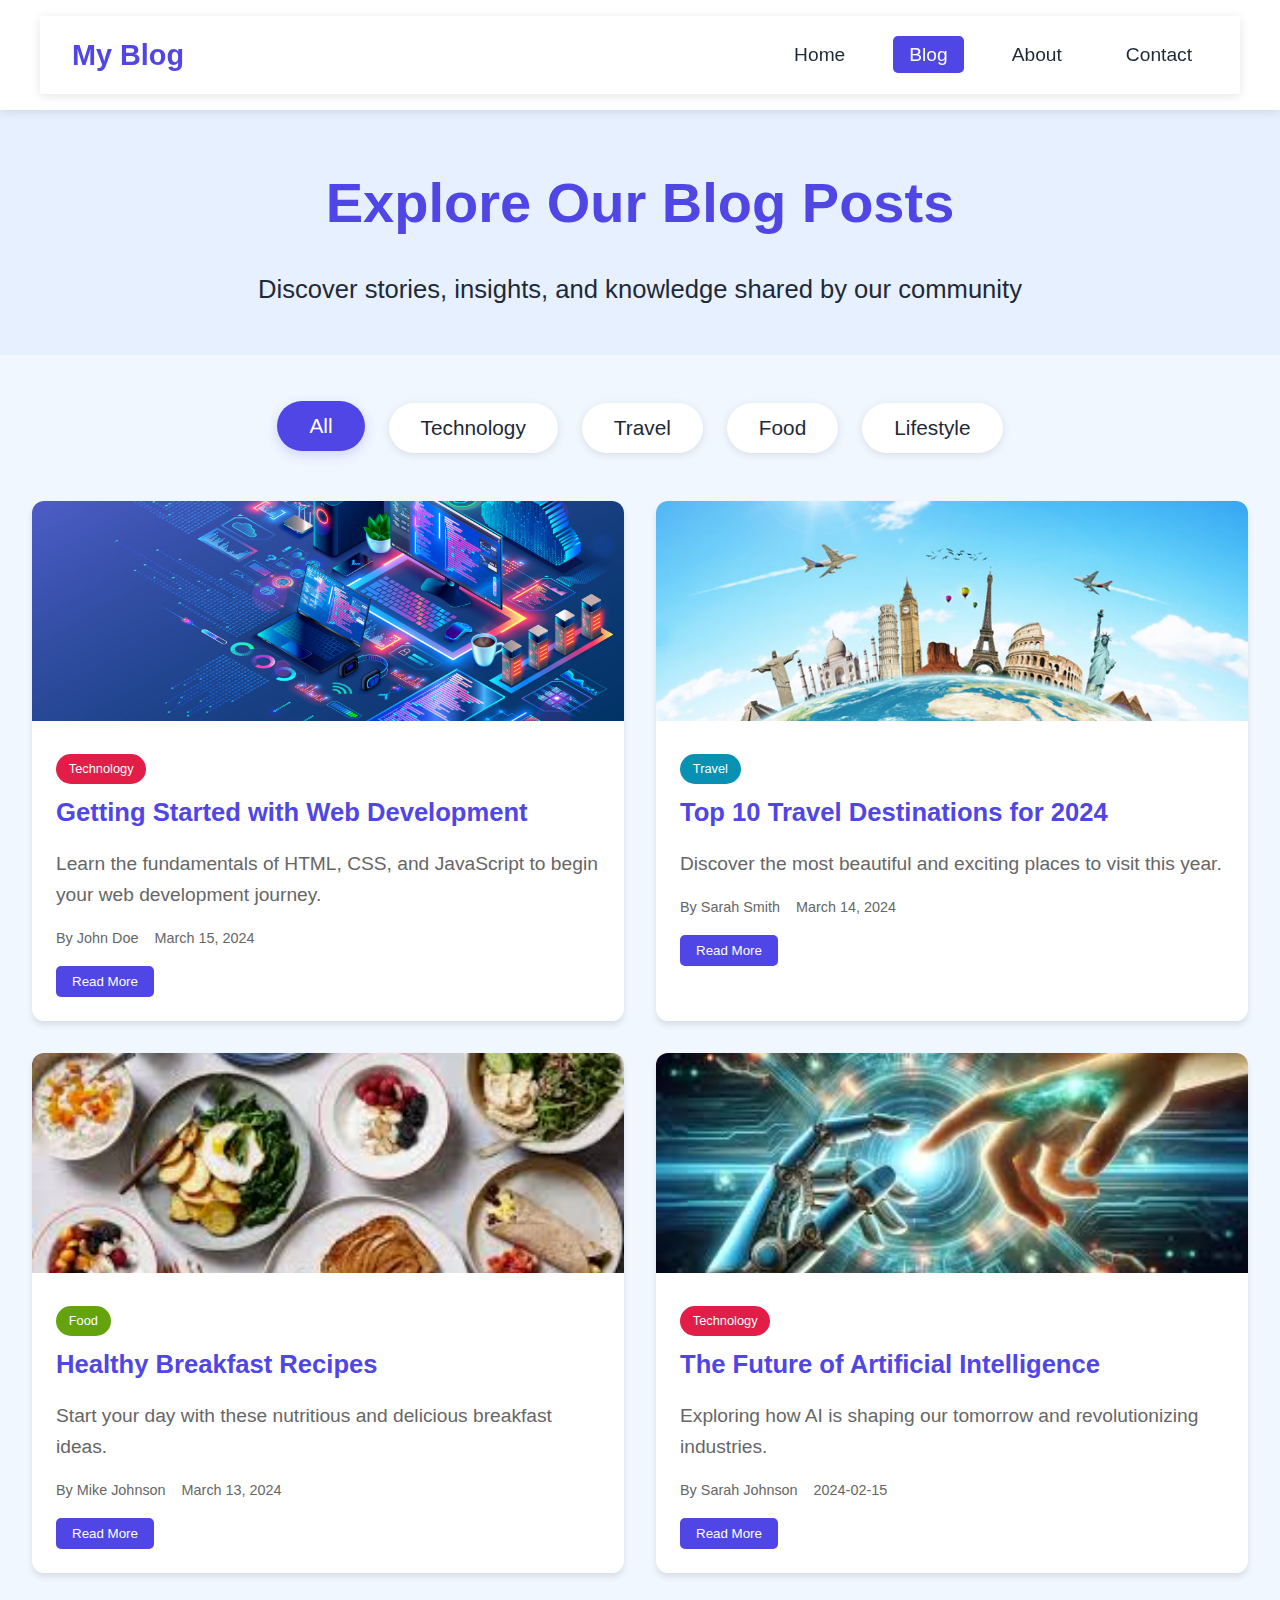
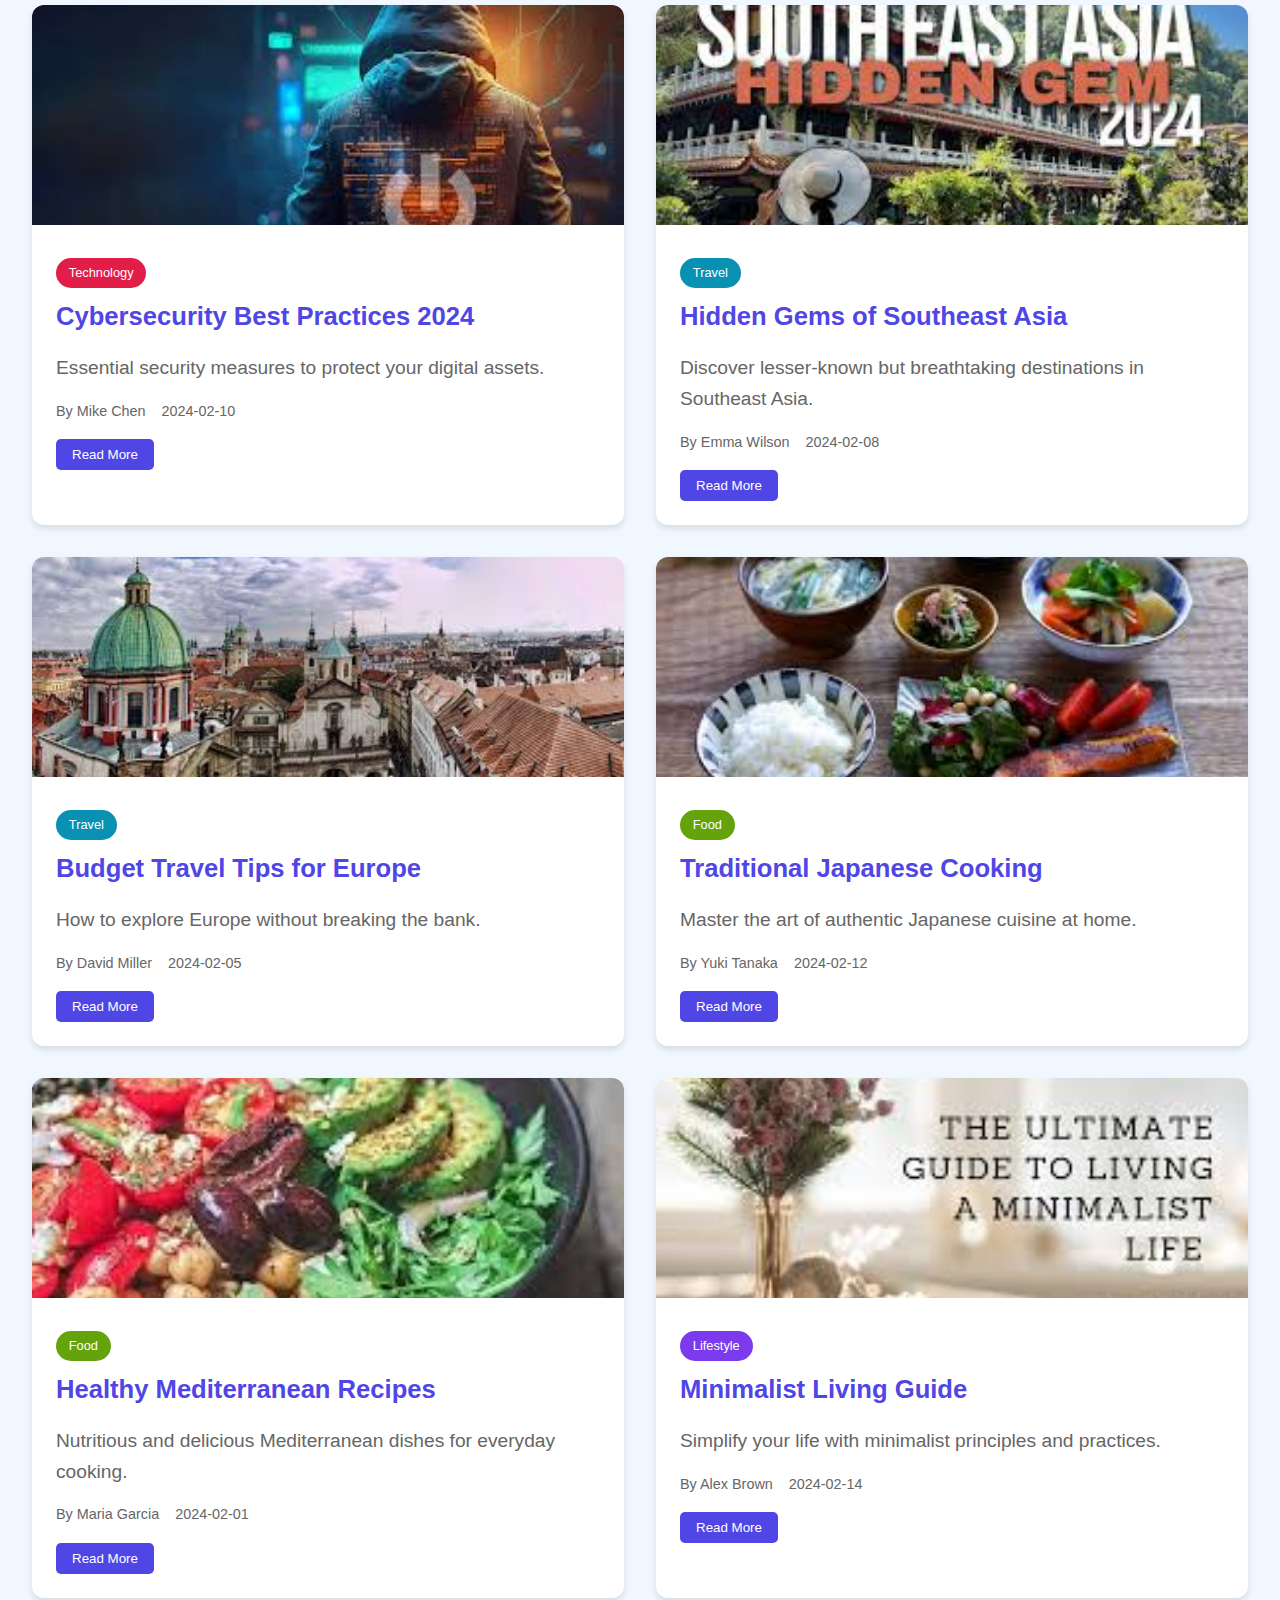
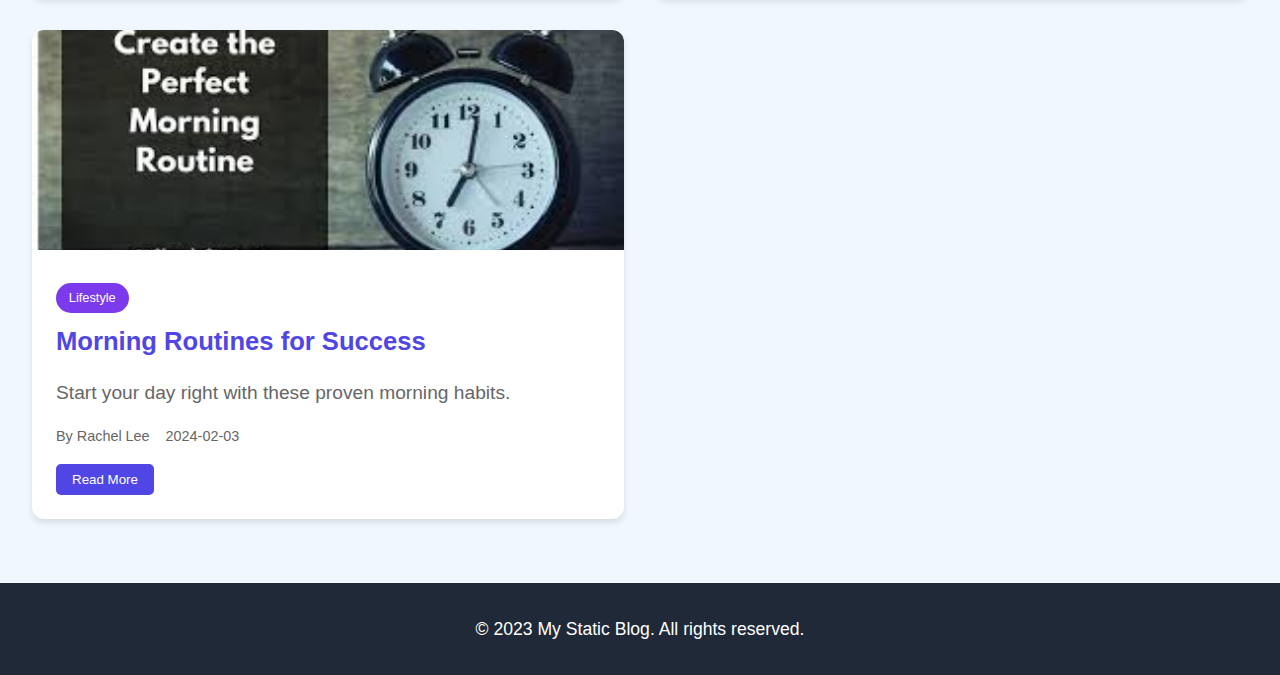
<file: blog-list.html>
<!DOCTYPE html>
<html lang="en">
<head>
    <meta charset="UTF-8">
    <meta name="viewport" content="width=device-width, initial-scale=1.0">
    <title>Blog Posts - My Static Blog</title>
    <link rel="stylesheet" href="styles.css">
</head>
<body>
    <header>
        <nav>
            <div class="logo">My Blog</div>
            <ul>
                <li><a href="index.html">Home</a></li>
                <li><a href="blog-list.html" class="active">Blog</a></li>
                <li><a href="index.html#about">About</a></li>
                <li><a href="index.html#contact">Contact</a></li>
            </ul>
        </nav>
    </header>

    <main>
        <div class="blog-list-header">
            <h1>Explore Our Blog Posts</h1>
            <p>Discover stories, insights, and knowledge shared by our community</p>
        </div>
        
        <div class="blog-filters">
            <button class="filter-button active" onclick="filterPosts('all', event)">All</button>
            <button class="filter-button" onclick="filterPosts('technology', event)">Technology</button>
            <button class="filter-button" onclick="filterPosts('travel', event)">Travel</button>
            <button class="filter-button" onclick="filterPosts('food', event)">Food</button>
            <button class="filter-button" onclick="filterPosts('lifestyle', event)">Lifestyle</button>
        </div>

        <div class="post-grid" id="blog-posts">
            <!-- Blog posts will be dynamically inserted here -->
        </div>
    </main>

    <footer>
        <p>&copy; 2023 My Static Blog. All rights reserved.</p>
    </footer>

    <script src="script.js"></script>
    <script>
        // Load all blog posts
        document.addEventListener('DOMContentLoaded', () => {
            const blogPostsContainer = document.getElementById('blog-posts');
            blogPosts.forEach(post => {
                const postCard = createPostCard(post);
                blogPostsContainer.appendChild(postCard);
            });
        });
    </script>
</body>
</html>
</file>
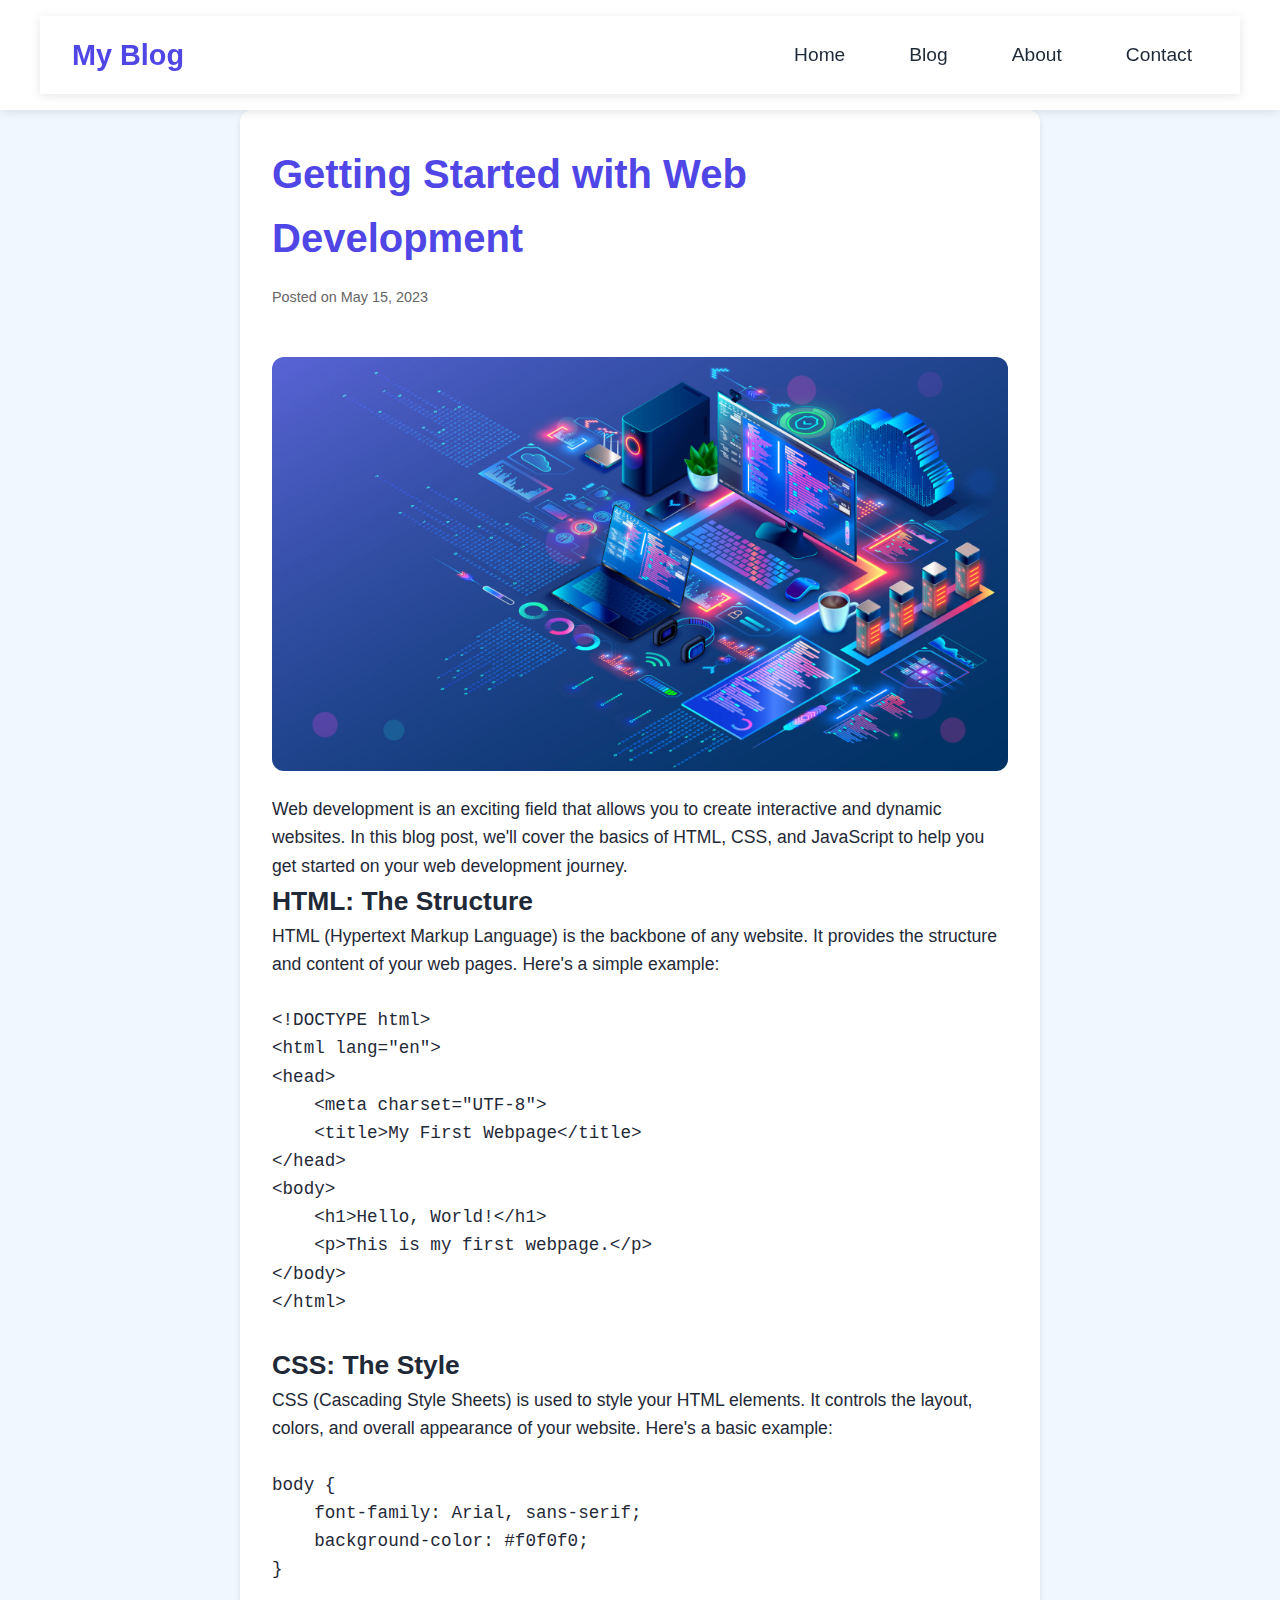
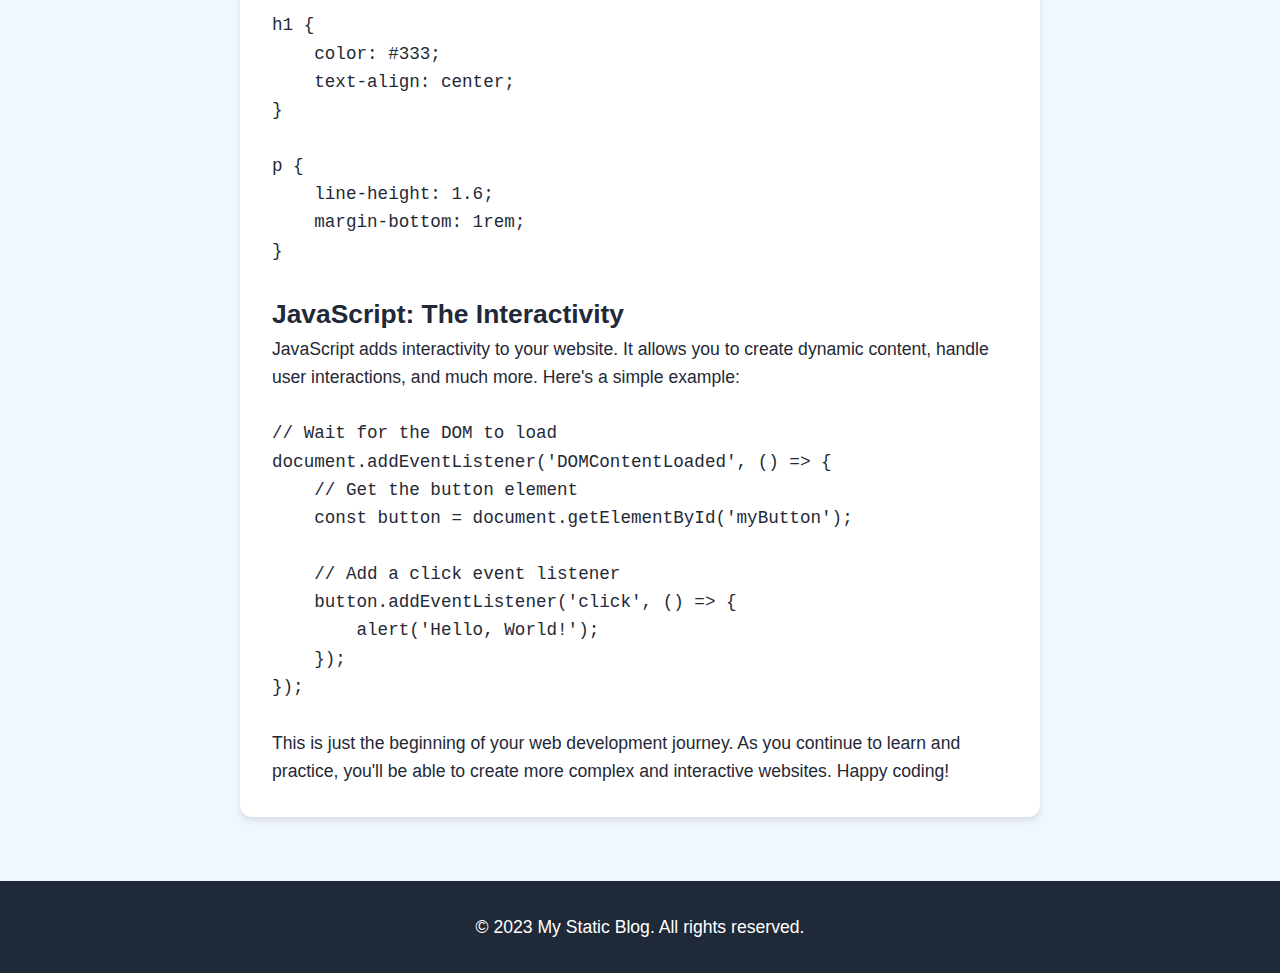
<file: blog-post.html>
<!DOCTYPE html>
<html lang="en">
<head>
    <meta charset="UTF-8">
    <meta name="viewport" content="width=device-width, initial-scale=1.0">
    <title>Blog Post - My Static Blog</title>
    <link rel="stylesheet" href="styles.css">
    <style>
        .blog-post {
            max-width: 800px;
            margin: 0 auto;
        }
        .blog-post img {
            max-width: 100%;
            height: auto;
            margin-bottom: 1rem;
        }
    </style>
</head>
<body>
    <header>
        <nav>
            <div class="logo">My Blog</div>
            <ul>
                <li><a href="index.html">Home</a></li>
                <li><a href="blog-list.html">Blog</a></li>
                <li><a href="index.html#about">About</a></li>
                <li><a href="index.html#contact">Contact</a></li>
            </ul>
        </nav>
    </header>

    <main>
        <article class="blog-post">
            <h1>Getting Started with Web Development</h1>
            <p class="post-meta">Posted on May 15, 2023</p>
            <img src="les-metiers-de-la-techjpeg.jpeg" alt="Web Development">
            <p>Web development is an exciting field that allows you to create interactive and dynamic websites. In this blog post, we'll cover the basics of HTML, CSS, and JavaScript to help you get started on your web development journey.</p>
            <h2>HTML: The Structure</h2>
            <p>HTML (Hypertext Markup Language) is the backbone of any website. It provides the structure and content of your web pages. Here's a simple example:</p>
            <pre><code>
&lt;!DOCTYPE html&gt;
&lt;html lang="en"&gt;
&lt;head&gt;
    &lt;meta charset="UTF-8"&gt;
    &lt;title&gt;My First Webpage&lt;/title&gt;
&lt;/head&gt;
&lt;body&gt;
    &lt;h1&gt;Hello, World!&lt;/h1&gt;
    &lt;p&gt;This is my first webpage.&lt;/p&gt;
&lt;/body&gt;
&lt;/html&gt;
            </code></pre>
            <h2>CSS: The Style</h2>
            <p>CSS (Cascading Style Sheets) is used to style your HTML elements. It controls the layout, colors, and overall appearance of your website. Here's a basic example:</p>
            <pre><code>
body {
    font-family: Arial, sans-serif;
    background-color: #f0f0f0;
}

h1 {
    color: #333;
    text-align: center;
}

p {
    line-height: 1.6;
    margin-bottom: 1rem;
}
            </code></pre>
            <h2>JavaScript: The Interactivity</h2>
            <p>JavaScript adds interactivity to your website. It allows you to create dynamic content, handle user interactions, and much more. Here's a simple example:</p>
            <pre><code>
// Wait for the DOM to load
document.addEventListener('DOMContentLoaded', () => {
    // Get the button element
    const button = document.getElementById('myButton');
    
    // Add a click event listener
    button.addEventListener('click', () => {
        alert('Hello, World!');
    });
});
            </code></pre>
            <p>This is just the beginning of your web development journey. As you continue to learn and practice, you'll be able to create more complex and interactive websites. Happy coding!</p>
        </article>
    </main>

    <footer>
        <p>&copy; 2023 My Static Blog. All rights reserved.</p>
    </footer>
</body>
</html>
</file>
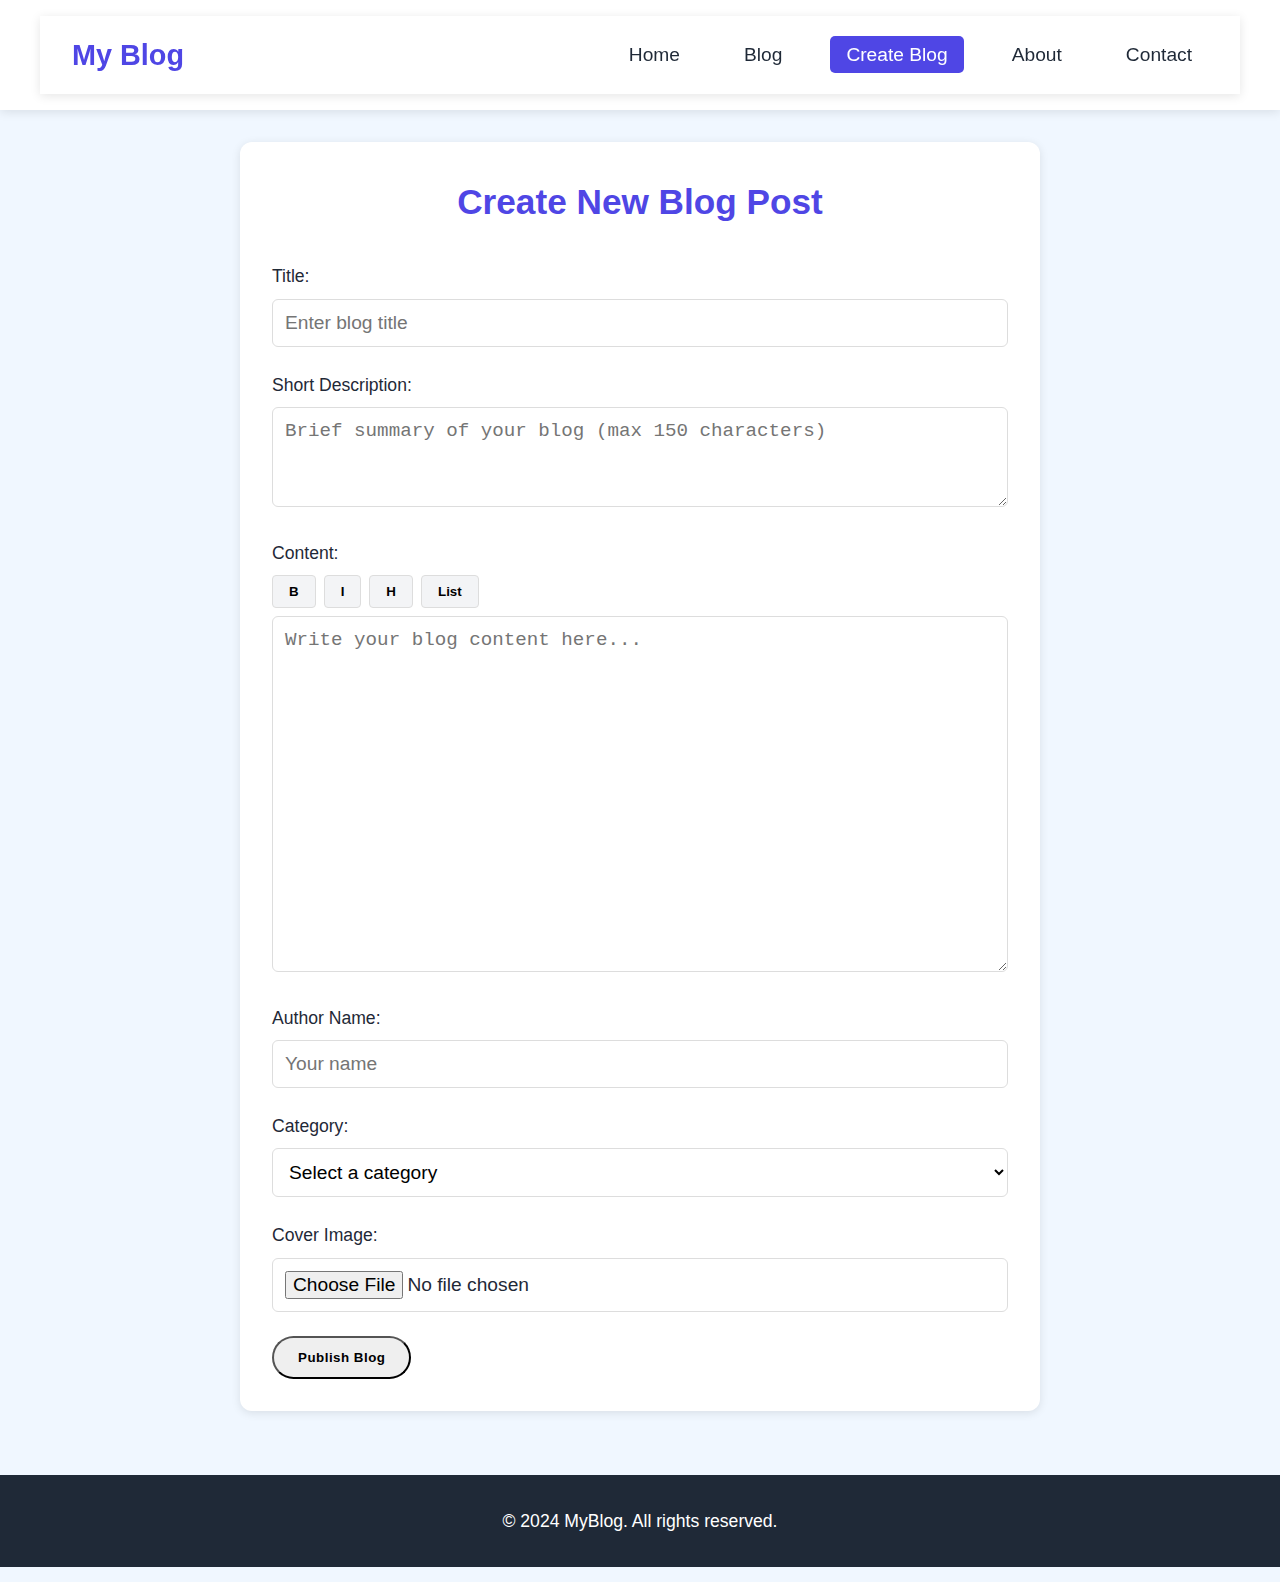
<file: create-post.html>
<!DOCTYPE html>
<html lang="en">
<head>
    <meta charset="UTF-8">
    <meta name="viewport" content="width=device-width, initial-scale=1.0">
    <title>Create New Post - MyBlog</title>
    <link rel="stylesheet" href="styles.css">
</head>
<body>
    <header>
        <nav>
            <div class="logo">My Blog</div>
            <ul>
                <li><a href="index.html">Home</a></li>
                <li><a href="blog-list.html">Blog</a></li>
                <li><a href="create-post.html" class="active">Create Blog</a></li>
                <li><a href="index.html#about">About</a></li>
                <li><a href="index.html#contact">Contact</a></li>
            </ul>
        </nav>
    </header>

    <main>
        <div class="container">
            <form onsubmit="createBlogPost(event)" class="create-blog-form">
                <h1>Create New Blog Post</h1>
                
                <div class="form-group">
                    <label for="postTitle">Title:</label>
                    <input type="text" id="postTitle" placeholder="Enter blog title" required>
                </div>

                <div class="form-group">
                    <label for="postExcerpt">Short Description:</label>
                    <textarea id="postExcerpt" placeholder="Brief summary of your blog (max 150 characters)" maxlength="150" required></textarea>
                </div>

                <div class="form-group">
                    <label for="postContent">Content:</label>
                    <div class="rich-text-toolbar">
                        <button type="button" onclick="formatText('bold')">B</button>
                        <button type="button" onclick="formatText('italic')">I</button>
                        <button type="button" onclick="formatText('heading')">H</button>
                        <button type="button" onclick="formatText('list')">List</button>
                    </div>
                    <textarea id="postContent" rows="15" placeholder="Write your blog content here..." required></textarea>
                </div>

                <div class="form-group">
                    <label for="postAuthor">Author Name:</label>
                    <input type="text" id="postAuthor" placeholder="Your name" required>
                </div>

                <div class="form-group">
                    <label for="postCategory">Category:</label>
                    <select id="postCategory" required>
                        <option value="">Select a category</option>
                        <option value="technology">Technology</option>
                        <option value="lifestyle">Lifestyle</option>
                        <option value="travel">Travel</option>
                        <option value="food">Food</option>
                        <option value="other">Other</option>
                    </select>
                </div>

                <div class="form-group">
                    <label for="postImage">Cover Image:</label>
                    <input type="file" id="postImage" accept="image/*" onchange="previewImage(event)">
                    <div id="imagePreview" class="image-preview"></div>
                </div>

                <button type="submit" class="cta-button">Publish Blog</button>
            </form>
        </div>
    </main>

    <footer>
        <p>&copy; 2024 MyBlog. All rights reserved.</p>
    </footer>

    <script src="script.js"></script>
</body>
</html>
</file>
<file: styles.css>
:root {
    --primary-color: #4f46e5;
    --secondary-color: #7c3aed;
    --accent-color: #f59e0b;
    --text-color: #1f2937;
    --light-bg: #f3f4f6;
    --white: #ffffff;
    --gradient: linear-gradient(135deg, var(--primary-color), var(--secondary-color));
}

* {
    margin: 0;
    padding: 0;
    box-sizing: border-box;
}

body {
    font-family: 'Inter', sans-serif;
    line-height: 1.6;
    color: var(--text-color);
    background-color: #f0f7ff;
    font-size: 1.1rem;
}

/* Modern Header */
header {
    background-color: var(--white);
    padding: 1rem 0;
    position: sticky;
    top: 0;
    z-index: 100;
    box-shadow: 0 2px 10px rgba(0, 0, 0, 0.1);
}

nav {
    display: flex;
    justify-content: space-between;
    align-items: center;
    max-width: 1200px;
    margin: 0 auto;
    padding: 0 2rem;
    background: rgba(255, 255, 255, 0.9);
    backdrop-filter: blur(10px);
    position: sticky;
    top: 0;
    z-index: 100;
    padding: 1rem 2rem;
    box-shadow: 0 2px 10px rgba(0,0,0,0.1);
}

.logo {
    font-size: 1.8rem;
    font-weight: bold;
    color: var(--primary-color);
    text-decoration: none;
}

nav ul {
    display: flex;
    list-style: none;
    gap: 2rem;
}

nav ul li a {
    text-decoration: none;
    color: var(--text-color);
    font-weight: 500;
    transition: all 0.3s ease;
    padding: 0.5rem 1rem;
    border-radius: 5px;
    font-size: 1.2rem;
}

nav ul li a:hover,
nav ul li a.active {
    background-color: var(--primary-color);
    color: var(--white);
}

/* Modern Hero Section */
.hero {
    position: relative;
    height: 85vh;
    background: linear-gradient(
        rgba(79, 70, 229, 0.9),
        rgba(124, 58, 237, 0.8)
    ),
    url('path/to/hero-bg.jpg') center/cover;
    display: flex;
    align-items: center;
    justify-content: center;
    overflow: hidden;
}

.hero-content {
    position: relative;
    z-index: 2;
    text-align: center;
    padding: 2rem;
    max-width: 800px;
    margin: 0 auto;
}

.hero h1 {
    font-size: 4.2rem;
    font-weight: 800;
    color: var(--white);
    margin-bottom: 1.5rem;
    text-shadow: 2px 2px 4px rgba(0,0,0,0.1);
}

.hero p {
    font-size: 1.5rem;
    color: var(--white);
    margin-bottom: 2rem;
    opacity: 0.9;
}

/* Search bar styling */
.search-bar {
    background: var(--white);
    border-radius: 50px;
    padding: 0.5rem;
    display: flex;
    gap: 0.5rem;
    margin: 0 auto 2rem;
    max-width: 500px;
    box-shadow: 0 4px 15px rgba(0,0,0,0.1);
}

.search-bar input {
    background: transparent;
    border: none;
    color: var(--text-color);
    padding: 0.75rem 1.5rem;
    flex: 1;
}

.search-bar input::placeholder {
    color: #666;
}

.search-bar button {
    background: var(--primary-color);
    color: var(--white);
    border: none;
    padding: 0.75rem 1.5rem;
    border-radius: 50px;
    cursor: pointer;
    transition: all 0.3s ease;
}

.search-bar button:hover {
    background: var(--secondary-color);
}

/* Hero buttons */
.hero-buttons {
    display: flex;
    justify-content: center;
    gap: 1rem;
    flex-wrap: wrap;
}

.hero-buttons .cta-button {
    padding: 1rem 2rem;
    border-radius: 50px;
    font-weight: 600;
    text-decoration: none;
    transition: all 0.3s ease;
}

.hero-buttons .write-btn {
    background: var(--white);
    color: var(--primary-color);
}

.hero-buttons .explore-btn {
    background: transparent;
    color: var(--white);
    border: 2px solid var(--white);
}

.hero-buttons .cta-button:hover {
    transform: translateY(-2px);
    box-shadow: 0 4px 12px rgba(0,0,0,0.15);
}

/* Post Grid */
.post-grid {
    display: grid;
    grid-template-columns: repeat(auto-fill, minmax(400px, 1fr));
    gap: 2rem;
    padding: 0 2rem;
    max-width: 1600px;
    margin: 2rem auto;
}

.post-image {
    width: 100%;
    height: 220px;
    object-fit: cover;
}

.post-card {
    position: relative;
    overflow: hidden;
    background-color: var(--white);
    border-radius: 12px;
    transition: all 0.3s ease;
    box-shadow: 0 4px 6px rgba(0, 0, 0, 0.1);
}

.post-card:hover {
    transform: translateY(-5px);
    box-shadow: 0 8px 15px rgba(0, 0, 0, 0.1);
}

.post-card img {
    width: 100%;
    height: 220px;
    object-fit: cover;
    transition: transform 0.5s ease;
}

.post-card:hover img {
    transform: scale(1.1);
}

.post-card-content {
    position: relative;
    z-index: 2;
    padding: 1.5rem;
}

.post-card h3 {
    font-size: 1.6rem;
    margin-bottom: 1rem;
    color: var(--primary-color);
}

.post-card p {
    font-size: 1.2rem;
    color: #666;
    margin-bottom: 1rem;
}

.post-date {
    font-size: 0.9rem;
    color: #888;
}

.post-card::before {
    content: '';
    position: absolute;
    top: 0;
    left: 0;
    width: 100%;
    height: 100%;
    background: linear-gradient(to bottom, transparent 50%, rgba(0,0,0,0.8) 100%);
    z-index: 1;
    opacity: 0;
    transition: opacity 0.3s ease;
}

.post-card:hover::before {
    opacity: 1;
}

/* Blog Post Page */
.blog-post {
    background-color: var(--white);
    padding: 2rem;
    border-radius: 12px;
    box-shadow: 0 4px 6px rgba(0, 0, 0, 0.1);
    margin: 2rem auto;
}

.blog-post h1 {
    font-size: 2.5rem;
    color: var(--primary-color);
    margin-bottom: 1rem;
}

.blog-post img {
    border-radius: 12px;
    margin: 2rem 0;
}

/* Comment Section Styling */
.comments-section {
    margin-top: 3rem;
    padding: 2rem;
    background: var(--white);
    border-radius: 12px;
    box-shadow: 0 2px 10px rgba(0,0,0,0.1);
}

.comments-section h3 {
    font-size: 1.8rem;
    color: var(--primary-color);
    margin-bottom: 1.5rem;
}

.comment-list {
    display: flex;
    flex-direction: column;
    gap: 1.5rem;
    margin-bottom: 2rem;
}

.comment {
    padding: 1.5rem;
    background: var(--light-bg);
    border-radius: 10px;
    border-left: 4px solid var(--primary-color);
}

.comment-header {
    display: flex;
    justify-content: space-between;
    align-items: center;
    margin-bottom: 1rem;
}

.comment-author {
    font-size: 1.2rem;
    font-weight: 600;
    color: var(--text-color);
}

.comment-date {
    font-size: 0.9rem;
    color: #666;
}

.comment-content {
    font-size: 1.1rem;
    line-height: 1.6;
    color: var(--text-color);
}

/* Comment Form Styling */
.comment-form {
    margin-top: 2rem;
    display: flex;
    flex-direction: column;
    gap: 1.5rem;
}

.comment-form input[type="text"] {
    width: 100%;
    padding: 1rem;
    font-size: 1.2rem;
    border: 2px solid #e5e7eb;
    border-radius: 8px;
    height: 50px;
    transition: border-color 0.3s ease;
}

.comment-form input[type="text"]:focus {
    border-color: var(--primary-color);
    outline: none;
    box-shadow: 0 0 0 2px rgba(79, 70, 229, 0.1);
}

.comment-form textarea {
    width: 100%;
    min-height: 120px;
    padding: 1rem;
    border: 2px solid #e5e7eb;
    border-radius: 8px;
    font-size: 1.2rem;
    resize: vertical;
    transition: border-color 0.3s ease;
}

.comment-form textarea:focus {
    border-color: var(--primary-color);
    outline: none;
}

.comment-form button {
    align-self: flex-end;
    padding: 0.8rem 2rem;
    background: var(--primary-color);
    color: var(--white);
    border: none;
    border-radius: 8px;
    font-size: 1.2rem;
    cursor: pointer;
    transition: all 0.3s ease;
}

.comment-form button:hover {
    background: var(--secondary-color);
    transform: translateY(-2px);
}

/* Media Query for smaller screens */
@media (max-width: 768px) {
    .comments-section {
        padding: 1.5rem;
    }
    
    .comment {
        padding: 1rem;
    }
}

/* Responsive Design */
@media (max-width: 768px) {
    nav {
        flex-direction: column;
        gap: 1rem;
    }

    .hero h1 {
        font-size: 2.8rem;
        white-space: normal;
    }

    .hero p {
        font-size: 1.2rem;
    }
}

/* Modal Styles */
.modal {
    position: fixed;
    top: 0;
    left: 0;
    width: 100%;
    height: 100%;
    background-color: rgba(0, 0, 0, 0.85);
    display: flex;
    justify-content: center;
    align-items: flex-start;
    overflow-y: auto;
    z-index: 1000;
    padding: 2rem;
}

.modal-content {
    background: var(--white);
    padding: 3rem;
    border-radius: 16px;
    position: relative;
    max-width: 800px;
    width: 100%;
    margin: 2rem auto;
    box-shadow: 0 10px 30px rgba(0,0,0,0.2);
    border: 1px solid rgba(255, 255, 255, 0.1);
}

/* Post Header in Modal */
.modal-content h2 {
    font-size: 2.4rem;
    color: var(--primary-color);
    margin-bottom: 1.5rem;
    line-height: 1.3;
    border-bottom: 2px solid var(--light-bg);
    padding-bottom: 1rem;
}

.modal-content .post-meta {
    display: flex;
    gap: 2rem;
    margin-bottom: 2rem;
    color: #666;
    font-size: 1.1rem;
    padding-bottom: 1rem;
    border-bottom: 1px solid var(--light-bg);
}

.modal-content .post-image {
    width: 100%;
    height: 400px;
    object-fit: cover;
    border-radius: 12px;
    margin-bottom: 2rem;
    box-shadow: 0 4px 12px rgba(0,0,0,0.1);
}

/* Close Button */
.close-button {
    position: absolute;
    top: 1.5rem;
    right: 1.5rem;
    font-size: 2rem;
    color: var(--text-color);
    cursor: pointer;
    width: 40px;
    height: 40px;
    border-radius: 50%;
    background: var(--light-bg);
    display: flex;
    align-items: center;
    justify-content: center;
    transition: all 0.3s ease;
}

.close-button:hover {
    background: var(--primary-color);
    color: var(--white);
    transform: rotate(90deg);
}

/* Content Styling */
.modal-content p {
    font-size: 1.1rem;
    line-height: 1.8;
    color: var(--text-color);
    margin-bottom: 1.5rem;
}

/* Comments Section in Modal */
.comments-section {
    margin-top: 3rem;
    padding-top: 2rem;
    border-top: 2px solid var(--light-bg);
}

.comments-section h3 {
    font-size: 1.8rem;
    color: var(--primary-color);
    margin-bottom: 2rem;
}

/* Media Query for smaller screens */
@media (max-width: 768px) {
    .modal {
        padding: 1rem;
    }
    
    .modal-content {
        padding: 2rem;
        margin: 1rem;
    }
    
    .modal-content h2 {
        font-size: 1.8rem;
    }
}

/* Blog Content Styles */
.blog-content {
    margin: 2rem 0;
}

.blog-content h2 {
    color: var(--primary-color);
    margin: 2rem 0 1rem;
}

.blog-content ul {
    margin-left: 2rem;
    margin-bottom: 1rem;
}

.blog-content li {
    margin-bottom: 0.5rem;
}

/* Form Styles */
.form-group {
    margin-bottom: 1.5rem;
}

.form-group label {
    display: block;
    margin-bottom: 0.5rem;
    font-weight: 500;
}

.form-group input,
.form-group textarea {
    width: 100%;
    padding: 0.75rem;
    border: 1px solid #ddd;
    border-radius: 6px;
    font-size: 1.2rem;
}

.form-group textarea {
    min-height: 100px;
    resize: vertical;
}

/* Create Blog Form Styles */
.create-blog-form {
    max-width: 800px;
    margin: 2rem auto;
    padding: 2rem;
    background-color: var(--white);
    border-radius: 12px;
    box-shadow: 0 2px 10px rgba(0, 0, 0, 0.1);
}

.create-blog-form h1 {
    color: var(--primary-color);
    margin-bottom: 2rem;
    text-align: center;
}

.rich-text-toolbar {
    margin-bottom: 0.5rem;
    display: flex;
    gap: 0.5rem;
}

.rich-text-toolbar button {
    padding: 0.5rem 1rem;
    background-color: var(--light-bg);
    border: 1px solid #ddd;
    border-radius: 4px;
    cursor: pointer;
    font-weight: bold;
}

.rich-text-toolbar button:hover {
    background-color: var(--primary-color);
    color: var(--white);
}

select {
    width: 100%;
    padding: 0.75rem;
    border: 1px solid #ddd;
    border-radius: 6px;
    font-size: 1.2rem;
    background-color: var(--white);
}

.preview-section {
    margin-top: 2rem;
    padding: 1rem;
    border: 1px solid #ddd;
    border-radius: 6px;
    background-color: var(--light-bg);
}

.preview-section h3 {
    color: var(--primary-color);
    margin-bottom: 1rem;
}

/* Category Cards */
.category-grid {
    display: grid;
    grid-template-columns: repeat(auto-fit, minmax(250px, 1fr));
    gap: 2rem;
    padding: 2rem;
}

.category-card {
    background: rgba(255, 255, 255, 0.8);
    backdrop-filter: blur(10px);
    border: 1px solid rgba(255, 255, 255, 0.2);
    border-radius: 12px;
    overflow: hidden;
    transition: transform 0.3s ease;
    cursor: pointer;
    box-shadow: 0 4px 6px rgba(0, 0, 0, 0.1);
}

.category-card:hover {
    transform: translateY(-10px);
}

.category-card img {
    width: 100%;
    height: 200px;
    object-fit: cover;
    transition: transform 0.5s ease;
    filter: brightness(0.9);
}

.category-card:hover img {
    transform: scale(1.1);
    filter: brightness(1);
}

.category-card .category-content h3 {
    padding-left: 1rem;
    font-size: 2.2rem;
    font-weight: 700;
    color: var(--primary-color);
}

.category-card .category-content p {
    padding-left: 1rem;
    font-size: 1.2rem;
    margin-bottom: 0.5rem;
    color: var(--text-color);
}
.category-card .category-content span {
    padding: 1rem;
    font-size: 1.2rem;
    color: var(--text-color);
}

/* Blog List Page Styles */
.blog-list-header {
    padding: 3rem 2rem;
    margin-bottom: 2rem;
    text-align: center;
    background-color: var(--light-bg);
}

.blog-list-header h1 {
    font-size: 3.5rem;
    margin-bottom: 1.5rem;
    color: var(--primary-color);
    font-weight: 700;
}

.blog-list-header p {
    font-size: 1.6rem;
    color: var(--text-color);
    max-width: 800px;
    margin: 0 auto;
    line-height: 1.4;
}

.blog-filters {
    display: flex;
    justify-content: center;
    gap: 1.5rem;
    flex-wrap: wrap;
    margin: 2rem;
    padding: 1rem;
}

.filter-button {
    padding: 0.8rem 2rem;
    border: none;
    border-radius: 25px;
    background-color: var(--white);
    color: var(--text-color);
    cursor: pointer;
    transition: all 0.3s ease;
    font-size: 1.3rem;
    font-weight: 500;
    box-shadow: 0 2px 8px rgba(0, 0, 0, 0.1);
}

.filter-button:hover,
.filter-button.active {
    background-color: var(--primary-color);
    color: var(--white);
    transform: translateY(-2px);
    box-shadow: 0 4px 12px rgba(79, 70, 229, 0.2);
}

.category-tag {
    display: inline-block;
    padding: 0.3rem 0.8rem;
    border-radius: 15px;
    font-size: 0.8rem;
    margin-bottom: 0.5rem;
    text-transform: capitalize;
}

.category-tag.technology { background-color: #e11d48; color: white; }
.category-tag.travel { background-color: #0891b2; color: white; }
.category-tag.food { background-color: #65a30d; color: white; }
.category-tag.lifestyle { background-color: #7c3aed; color: white; }

.post-meta {
    display: flex;
    gap: 1rem;
    font-size: 0.9rem;
    color: #666;
    margin: 1rem 0;
}

.read-more {
    display: inline-block;
    padding: 0.5rem 1rem;
    background-color: var(--primary-color);
    color: var(--white);
    border: none;
    border-radius: 5px;
    cursor: pointer;
    transition: all 0.3s ease;
}

.read-more:hover {
    background-color: var(--secondary-color);
}

/* Animations */
@keyframes fadeIn {
    from {
        opacity: 0;
    }
    to {
        opacity: 1;
    }
}

/* Buttons */
.cta-button {
    padding: 0.75rem 1.5rem;
    border-radius: 2rem;
    font-weight: 600;
    letter-spacing: 0.5px;
    transition: all 0.3s ease;
}

.cta-button.primary {
    background: var(--accent-color);
    color: var(--white);
}

.cta-button.primary:hover {
    transform: scale(1.05);
    box-shadow: 0 4px 12px rgba(245, 158, 11, 0.3);
}

/* Featured Posts Section */
#featured-posts {
    padding: 4rem 2rem;
    background: var(--light-bg);
    border-radius: 3rem;
    margin: 2rem 0;
}

/* Footer */
footer {
    background: var(--text-color);
    color: var(--white);
    padding: 2rem;
    text-align: center;
    margin-top: 4rem;
}

/* Animations */
@keyframes fadeIn {
    from { opacity: 0; transform: translateY(20px); }
    to { opacity: 1; transform: translateY(0); }
}

@keyframes slideIn {
    from { transform: translateX(-100px); opacity: 0; }
    to { transform: translateX(0); opacity: 1; }
}

.post-card {
    animation: fadeIn 0.6s ease forwards;
}

.hero-content h1 {
    animation: slideIn 0.8s ease forwards;
}

/* Loading Animation */
.loading {
    width: 50px;
    height: 50px;
    border: 5px solid var(--light-bg);
    border-top-color: var(--primary-color);
    border-radius: 50%;
    animation: spin 1s linear infinite;
}

@keyframes spin {
    to { transform: rotate(360deg); }
}

/* Contact Section */
.contact-section {
    padding: 5rem 2rem;
    background: var(--light-bg);
}

.contact-container {
    max-width: 1200px;
    margin: 0 auto;
    display: grid;
    grid-template-columns: 1fr 1fr;
    gap: 4rem;
    background: var(--white);
    border-radius: 20px;
    padding: 3rem;
    box-shadow: 0 10px 30px rgba(0,0,0,0.1);
}

.contact-info {
    padding-right: 2rem;
}

.contact-item {
    display: flex;
    align-items: center;
    gap: 1rem;
    margin-bottom: 1.5rem;
}

.contact-item i {
    width: 40px;
    height: 40px;
    background: var(--primary-color);
    color: var(--white);
    border-radius: 50%;
    display: flex;
    align-items: center;
    justify-content: center;
}

.contact-form {
    display: grid;
    gap: 1.5rem;
}

.submit-btn {
    background: var(--primary-color);
    color: var(--white);
    padding: 1rem 2rem;
    border: none;
    border-radius: 50px;
    cursor: pointer;
    transition: all 0.3s ease;
}

.submit-btn:hover {
    transform: translateY(-2px);
    box-shadow: 0 5px 15px rgba(0,0,0,0.2);
}

/* Hero Buttons Styling */
.hero-buttons .cta-button {
    color: var(--white);
    font-weight: 600;
    padding: 1rem 2rem;
    border-radius: 50px;
    text-decoration: none;
    transition: all 0.3s ease;
    margin: 0 1rem;
    background: var(--primary-color);
}

.hero-buttons .write-btn {
    background: var(--primary-color);
    border: 2px solid var(--white);
}

.hero-buttons .explore-btn {
    background: var(--primary-color);
}

.hero-buttons .cta-button:hover {
    transform: translateY(-2px);
    box-shadow: 0 4px 12px rgba(79, 70, 229, 0.3);
}

/* Update section backgrounds */
.featured-section, 
.blog-list-header,
.contact-section {
    background-color: #e6f0ff;
}

/* Add spacing between sections */
.categories {
    padding: 4rem 2rem;
    margin: 2rem 0;
    background: var(--light-bg);
    border-radius: 2rem;
}

#about {
    padding: 4rem 2rem;
    margin: 2rem 0;
    text-align: center;
    background: var(--gradient);
    color: var(--white);
    /* border-radius: 2rem;  */
    background-color: var(--white);
    border: 1px solid rgba(0, 0, 0, 0.1);
    box-shadow: 0 2px 10px rgba(0, 0, 0, 0.05);
}

.contact-section {
    padding: 4rem 2rem;
    margin: 2rem 0;
    background: var(--light-bg);
    border-radius: 2rem;
}

/* Add smooth scroll behavior */
html {
    scroll-behavior: smooth;
}

/* No posts message styling */
.no-posts {
    text-align: center;
    padding: 3rem;
    background: var(--white);
    border-radius: 12px;
    box-shadow: 0 2px 10px rgba(0,0,0,0.1);
    grid-column: 1 / -1;
}

.no-posts i {
    font-size: 3rem;
    color: var(--primary-color);
    margin-bottom: 1rem;
}

.no-posts p {
    color: var(--text-color);
    font-size: 1.2rem;
}

/* Active category card state */
.category-card.active {
    border: 2px solid var(--primary-color);
    transform: translateY(-5px);
}

/* Update translucent text styling */
.translucent-text {
    position: absolute;
    top: 50%;
    left: 50%;
    transform: translate(-50%, -50%);
    font-size: 4.5rem;
    font-weight: 900;
    background: linear-gradient(135deg, rgba(255, 255, 255, 0.2), rgba(255, 255, 255, 0.05));
    -webkit-background-clip: text;
    background-clip: text;
    -webkit-text-fill-color: transparent;
    text-transform: none;
    line-height: 1.2;
    text-align: center;
    pointer-events: none;
    z-index: 1;
    width: 100%;
    padding: 0 2rem;
    text-shadow: 2px 2px 4px rgba(0,0,0,0.05);
    animation: fadeInScale 1s ease-out;
}

/* Add animation for the text */
@keyframes fadeInScale {
    0% {
        opacity: 0;
        transform: translate(-50%, -50%) scale(0.95);
    }
    100% {
        opacity: 1;
        transform: translate(-50%, -50%) scale(1);
    }
}

/* Add media query for smaller screens */
@media (max-width: 768px) {
    .translucent-text {
        font-size: 2.5rem;
    }
    
    .category-card .category-content h3 {
        font-size: 1.8rem;
    }
    
    .category-card .category-content p {
        font-size: 1.2rem;
    }
}

/* Media Query for smaller screens */
@media (max-width: 768px) {
    .filter-button {
        font-size: 1.1rem;
        padding: 0.6rem 1.5rem;
    }
    
    .blog-filters {
        gap: 1rem;
    }
}

/* Responsive adjustments */
@media (max-width: 768px) {
    .post-grid {
        padding: 0 1rem;
        margin: 1rem auto;
        gap: 1.5rem;
    }
    
    .blog-filters {
        margin: 1rem;
        padding: 0.5rem;
    }
}


/* Responsive adjustments */
@media (max-width: 768px) {
    .about-section {
        margin: 2rem auto;
        padding: 0 1rem;
    }
    
    #about {
        padding: 2rem;
    }
}
</file>
